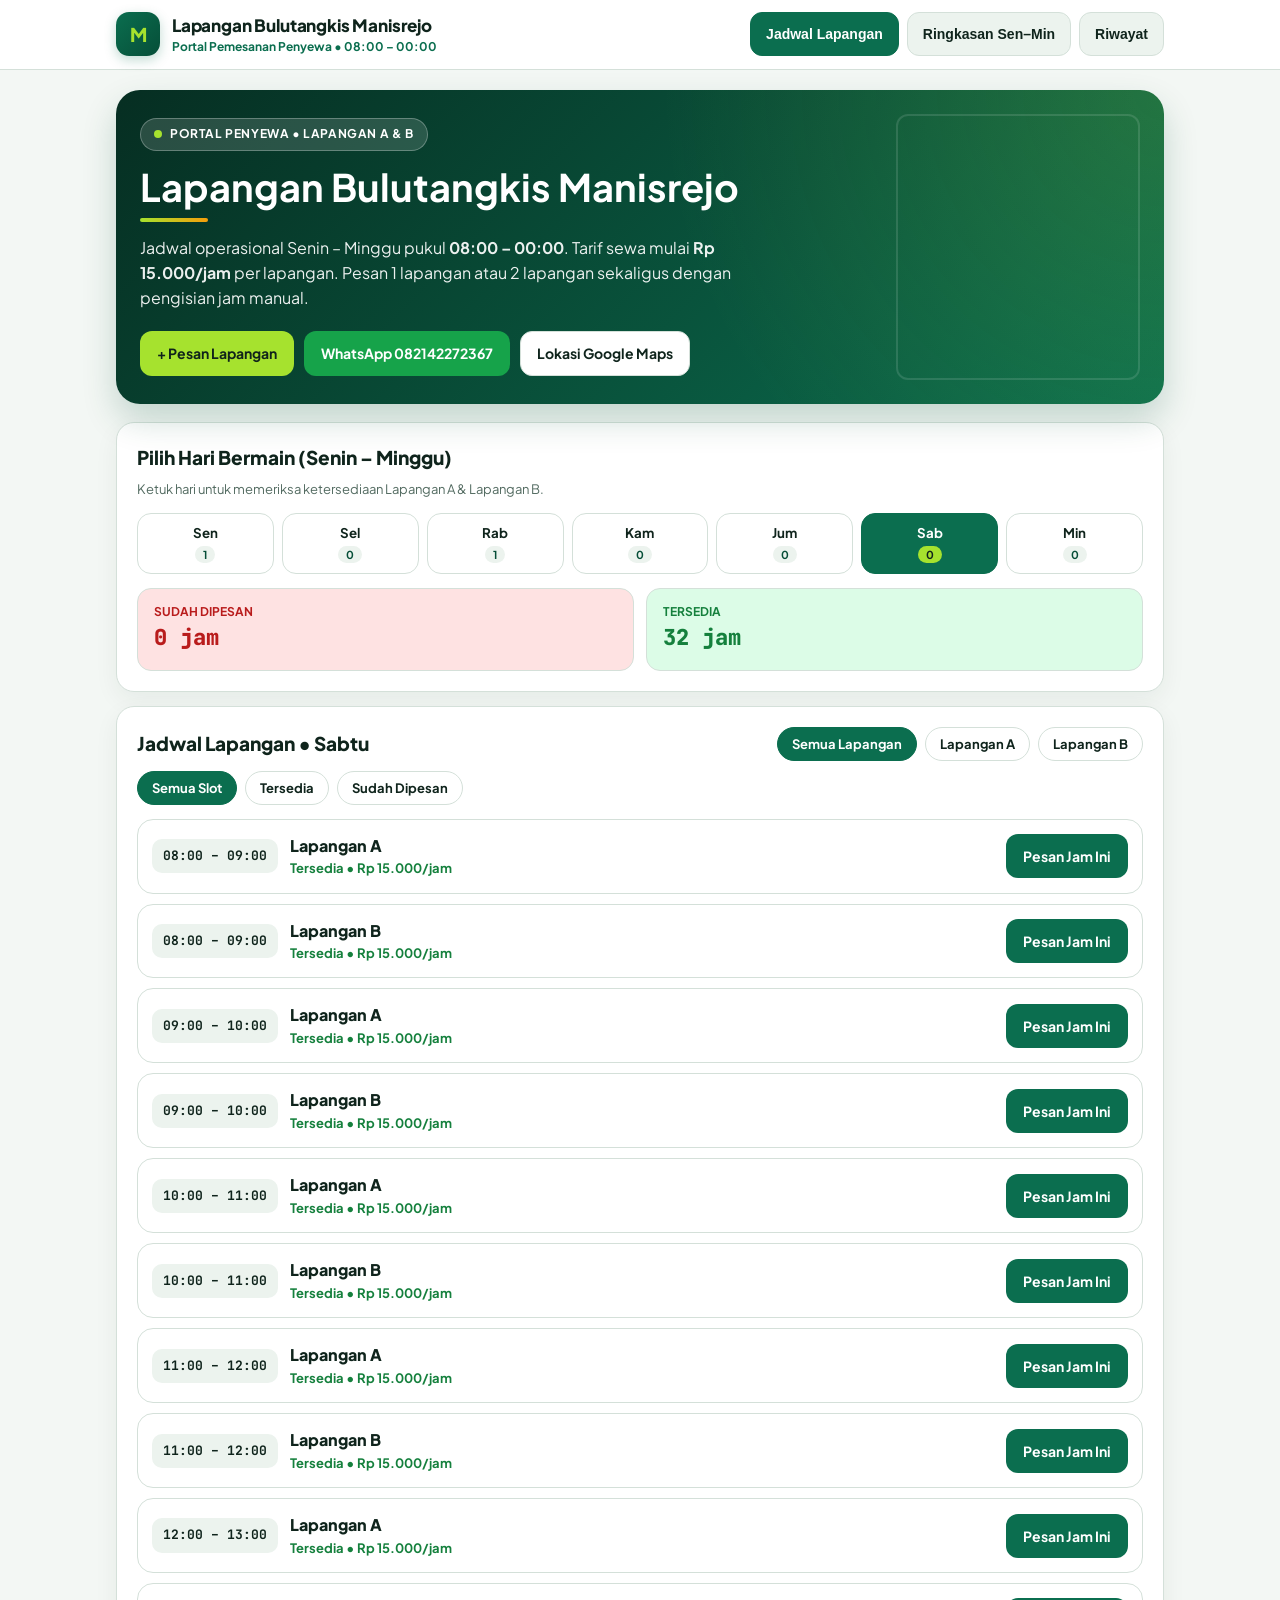
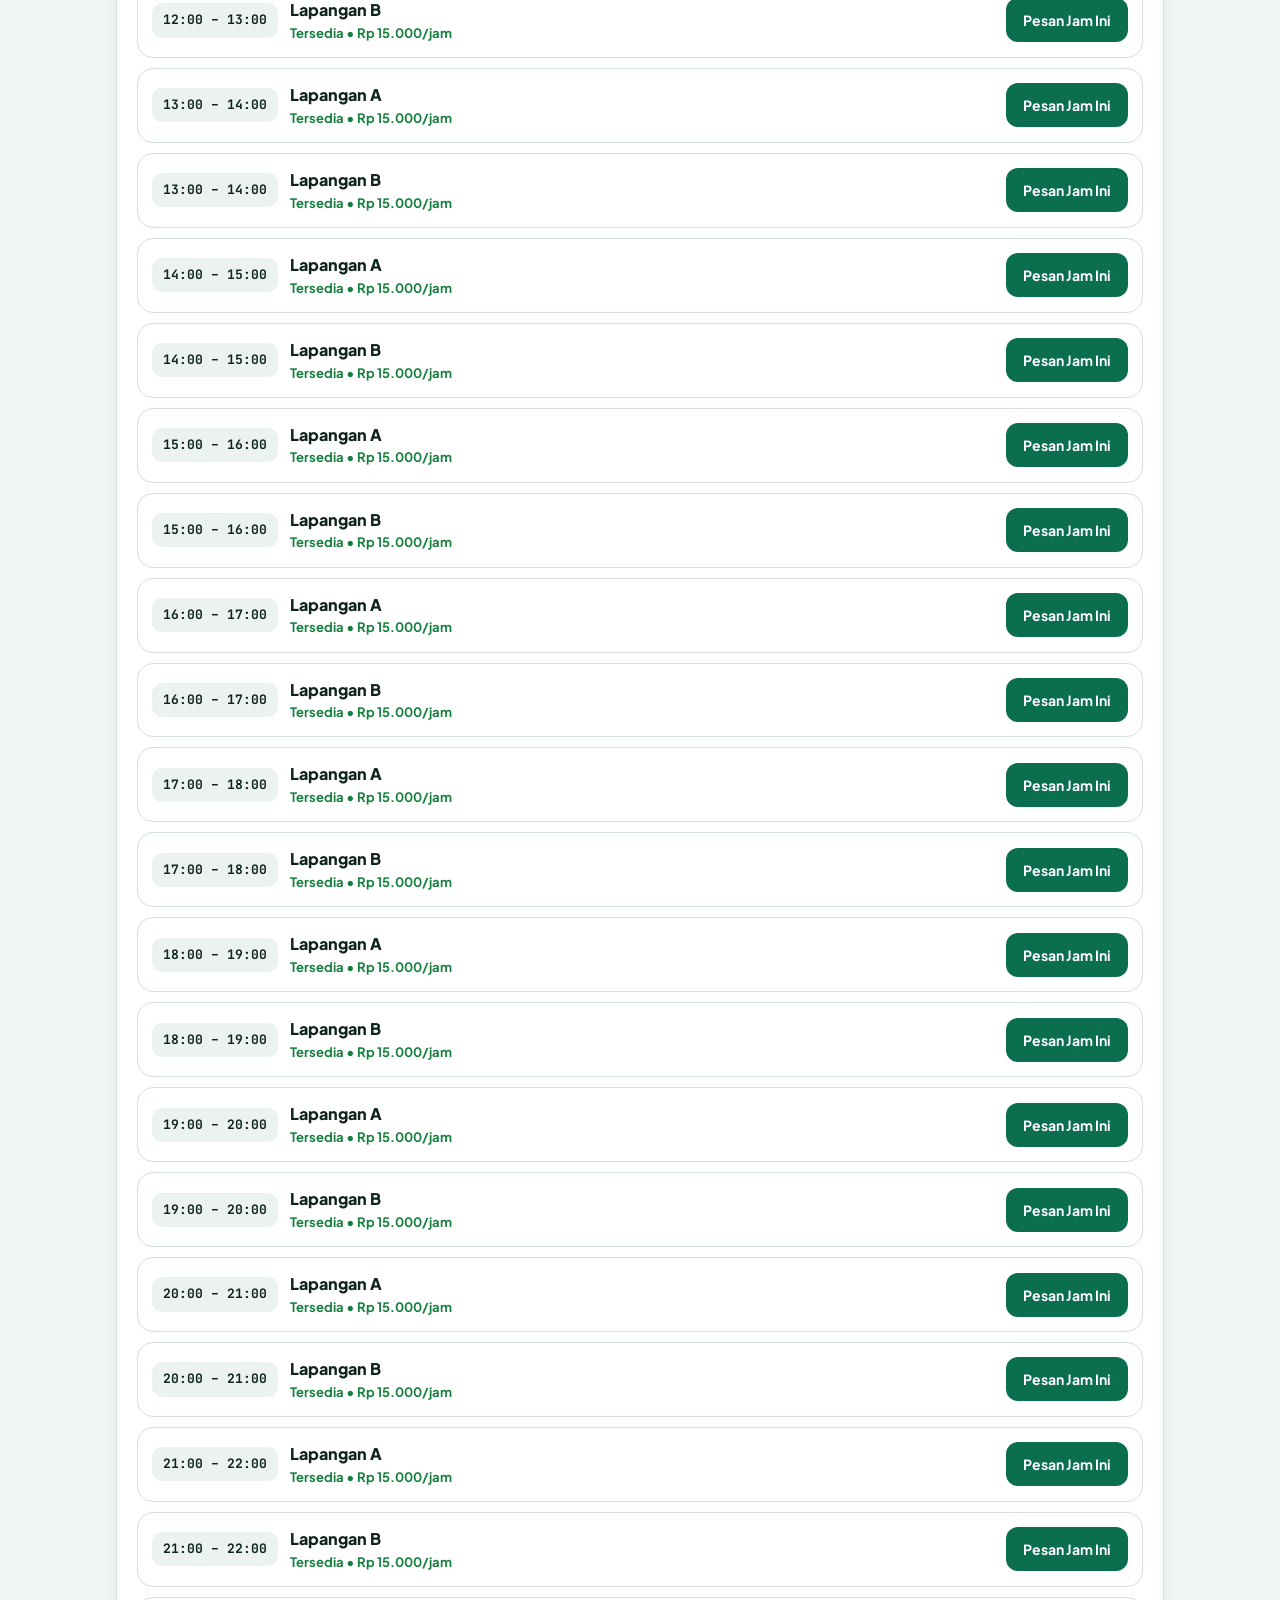
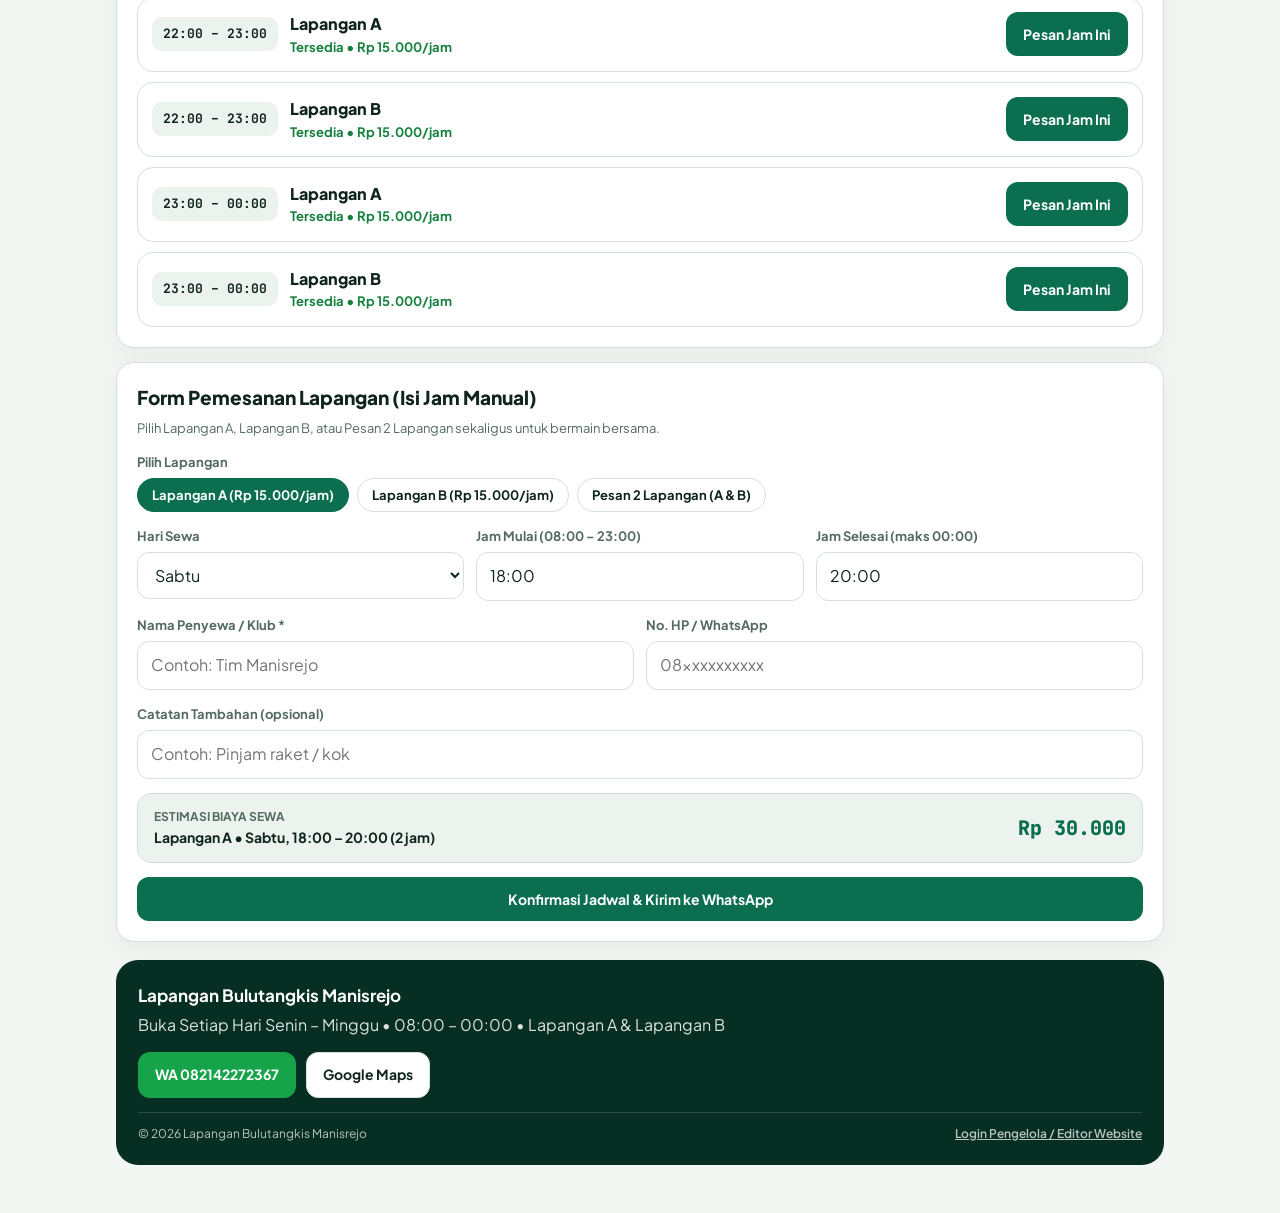
<file: index.html>
<!DOCTYPE html>
<html lang="id">
<head>
  <meta charset="UTF-8" />
  <meta name="viewport" content="width=device-width, initial-scale=1.0" />
  <title>Lapangan Bulutangkis Manisrejo — Portal Pemesanan Penyewa</title>
  <link rel="preconnect" href="https://fonts.googleapis.com" />
  <link rel="preconnect" href="https://fonts.gstatic.com" crossorigin />
  <link href="https://fonts.googleapis.com/css2?family=JetBrains+Mono:wght@600;700&family=Plus+Jakarta+Sans:wght@400;600;700;800&display=swap" rel="stylesheet" />
  <link rel="stylesheet" href="css/styles.css" />
</head>
<body>
  <header class="navbar">
    <div class="navbar-inner">
      <div class="brand">
        <div class="brand-logo">M</div>
        <div>
          <p class="brand-title" id="venueNameNav">Lapangan Bulutangkis Manisrejo</p>
          <p class="brand-sub">Portal Pemesanan Penyewa • 08:00 – 00:00</p>
        </div>
      </div>
      <nav class="nav-links" aria-label="Navigasi Penyewa">
        <button class="nav-pill active" id="tabJadwalBtn" type="button">Jadwal Lapangan</button>
        <button class="nav-pill" id="tabMingguanBtn" type="button">Ringkasan Sen–Min</button>
        <button class="nav-pill" id="tabRiwayatBtn" type="button">Riwayat</button>
      </nav>
    </div>
  </header>

  <main class="container">
    <section class="hero">
      <span class="hero-badge"><span class="hero-dot"></span>PORTAL PENYEWA • LAPANGAN A &amp; B</span>
      <h1 id="venueNameHero">Lapangan Bulutangkis Manisrejo</h1>
      <div class="hero-accent"></div>
      <p>Jadwal operasional Senin – Minggu pukul <strong>08:00 – 00:00</strong>. Tarif sewa mulai <strong>Rp 15.000/jam</strong> per lapangan. Pesan 1 lapangan atau 2 lapangan sekaligus dengan pengisian jam manual.</p>
      <div class="hero-actions">
        <a href="#form-booking" class="btn btn-lime">+ Pesan Lapangan</a>
        <a id="waHeroBtn" class="btn btn-whatsapp" target="_blank" rel="noopener">WhatsApp 082142272367</a>
        <a id="mapsHeroBtn" class="btn btn-outline" target="_blank" rel="noopener">Lokasi Google Maps</a>
      </div>
    </section>

    <section id="sectionJadwal" class="form-grid">
      <div class="card">
        <h2 class="section-title">Pilih Hari Bermain (Senin – Minggu)</h2>
        <p class="section-sub">Ketuk hari untuk memeriksa ketersediaan Lapangan A &amp; Lapangan B.</p>
        <div class="day-strip" id="dayStrip"></div>
        <div class="grid-2" style="margin-top:14px">
          <div class="stat-box stat-booked">
            <div style="font-size:12px;font-weight:700">SUDAH DIPESAN</div>
            <div class="mono" style="font-size:22px;font-weight:800" id="statBookedHours">0 jam</div>
          </div>
          <div class="stat-box stat-available">
            <div style="font-size:12px;font-weight:700">TERSEDIA</div>
            <div class="mono" style="font-size:22px;font-weight:800" id="statAvailableHours">0 jam</div>
          </div>
        </div>
      </div>

      <div class="card">
        <div style="display:flex;flex-wrap:wrap;justify-content:space-between;align-items:center;gap:10px;margin-bottom:10px">
          <h2 class="section-title" style="margin:0" id="scheduleHeading">Jadwal Lapangan</h2>
          <div class="chip-row" id="courtFilterChips"></div>
        </div>
        <div class="chip-row" id="statusFilterChips" style="margin-bottom:14px"></div>
        <div class="slot-list" id="slotList"></div>
      </div>

      <div class="card" id="form-booking">
        <h2 class="section-title">Form Pemesanan Lapangan (Isi Jam Manual)</h2>
        <p class="section-sub">Pilih Lapangan A, Lapangan B, atau Pesan 2 Lapangan sekaligus untuk bermain bersama.</p>
        <form id="renterBookingForm" class="form-grid">
          <div class="field">
            <label>Pilih Lapangan</label>
            <div class="chip-row" id="formCourtModeChips"></div>
          </div>
          <div class="grid-3">
            <div class="field">
              <label for="inputDay">Hari Sewa</label>
              <select id="inputDay"></select>
            </div>
            <div class="field">
              <label for="inputStartHour">Jam Mulai (08:00 – 23:00)</label>
              <input id="inputStartHour" type="text" value="18:00" placeholder="Contoh: 08:00 atau 19" required />
            </div>
            <div class="field">
              <label for="inputEndHour">Jam Selesai (maks 00:00)</label>
              <input id="inputEndHour" type="text" value="20:00" placeholder="Contoh: 20:00 atau 00:00" required />
            </div>
          </div>
          <div class="grid-2">
            <div class="field">
              <label for="inputCustomerName">Nama Penyewa / Klub *</label>
              <input id="inputCustomerName" type="text" placeholder="Contoh: Tim Manisrejo" required />
            </div>
            <div class="field">
              <label for="inputCustomerPhone">No. HP / WhatsApp</label>
              <input id="inputCustomerPhone" type="tel" placeholder="08xxxxxxxxxx" />
            </div>
          </div>
          <div class="field">
            <label for="inputNotes">Catatan Tambahan (opsional)</label>
            <input id="inputNotes" type="text" placeholder="Contoh: Pinjam raket / kok" />
          </div>
          <div class="stat-box" style="background:var(--surface-soft);display:flex;justify-content:space-between;align-items:center;flex-wrap:wrap;gap:8px">
            <div>
              <div style="font-size:12px;color:var(--muted);font-weight:700">ESTIMASI BIAYA SEWA</div>
              <div id="priceSummaryText" style="font-size:14px;font-weight:700">Lapangan A • 2 jam</div>
            </div>
            <div class="mono" id="priceTotalText" style="font-size:20px;font-weight:800;color:var(--emerald)">Rp 30.000</div>
          </div>
          <button type="submit" class="btn btn-primary">Konfirmasi Jadwal &amp; Kirim ke WhatsApp</button>
        </form>
      </div>
    </section>

    <section id="sectionMingguan" class="hidden">
      <div class="card">
        <h2 class="section-title">Ringkasan Jadwal Senin – Minggu</h2>
        <p class="section-sub">Pantau jam sudah dipesan dan jam kosong di Lapangan A &amp; Lapangan B selama seminggu penuh.</p>
        <div class="slot-list" id="weeklyOverviewList"></div>
      </div>
    </section>

    <section id="sectionRiwayat" class="hidden">
      <div class="card">
        <h2 class="section-title">Riwayat Pemesanan Lapangan A &amp; B</h2>
        <p class="section-sub">Daftar pemesanan yang tercatat di portal pemesanan.</p>
        <div class="chip-row" id="historyFilterChips" style="margin-bottom:14px"></div>
        <div class="slot-list" id="historyList"></div>
      </div>
    </section>

    <footer class="footer">
      <div>
        <strong style="font-size:17px" id="footerVenueName">Lapangan Bulutangkis Manisrejo</strong>
        <p style="margin:4px 0 0;opacity:0.86">Buka Setiap Hari Senin – Minggu • 08:00 – 00:00 • Lapangan A &amp; Lapangan B</p>
      </div>
      <div class="hero-actions">
        <a id="waFooterBtn" class="btn btn-whatsapp" target="_blank" rel="noopener">WA 082142272367</a>
        <a id="mapsFooterBtn" class="btn btn-outline" target="_blank" rel="noopener">Google Maps</a>
      </div>
      <div class="footer-bottom">
        <span>© 2026 Lapangan Bulutangkis Manisrejo</span>
        <a href="editor.html" class="footer-admin-link">Login Pengelola / Editor Website</a>
      </div>
    </footer>
  </main>

  <div id="toast" class="toast hidden"></div>

  <script src="js/storage.js"></script>
  <script src="js/renter.js"></script>
</body>
</html>
</file>
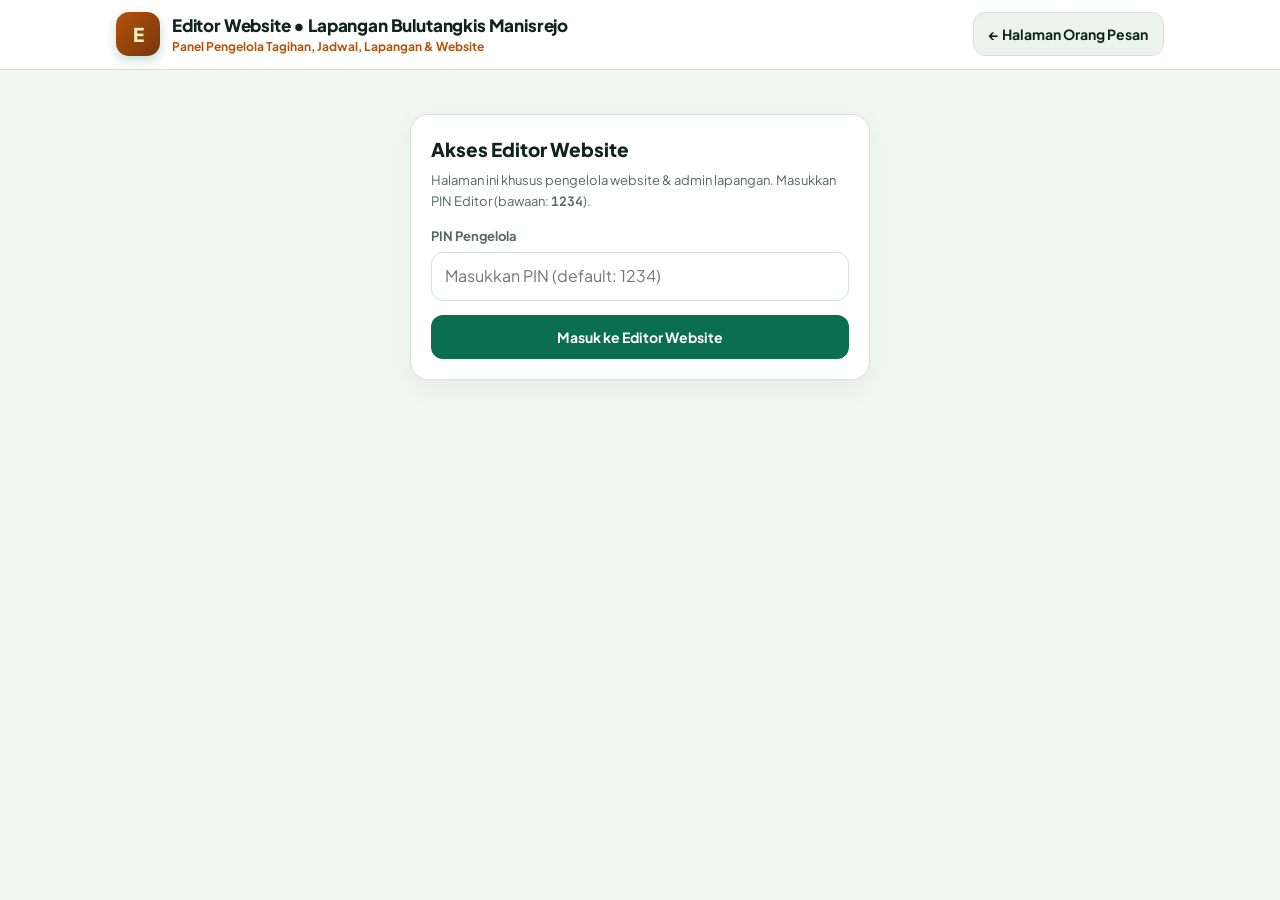
<file: editor.html>
<!DOCTYPE html>
<html lang="id">
<head>
  <meta charset="UTF-8" />
  <meta name="viewport" content="width=device-width, initial-scale=1.0" />
  <title>Editor Website — Lapangan Bulutangkis Manisrejo</title>
  <link rel="preconnect" href="https://fonts.googleapis.com" />
  <link rel="preconnect" href="https://fonts.gstatic.com" crossorigin />
  <link href="https://fonts.googleapis.com/css2?family=JetBrains+Mono:wght@600;700&family=Plus+Jakarta+Sans:wght@400;600;700;800&display=swap" rel="stylesheet" />
  <link rel="stylesheet" href="css/styles.css" />
</head>
<body>
  <header class="navbar">
    <div class="navbar-inner">
      <div class="brand">
        <div class="brand-logo editor">E</div>
        <div>
          <p class="brand-title">Editor Website • Lapangan Bulutangkis Manisrejo</p>
          <p class="brand-sub" style="color:#b45309">Panel Pengelola Tagihan, Jadwal, Lapangan &amp; Website</p>
        </div>
      </div>
      <nav class="nav-links" aria-label="Navigasi Editor">
        <a class="nav-pill" href="index.html">← Halaman Orang Pesan</a>
        <button id="lockEditorBtn" type="button" class="nav-pill hidden">Kunci Editor</button>
      </nav>
    </div>
  </header>

  <main class="container">
    <section id="pinGateSection" class="card" style="max-width:460px;margin:24px auto;width:100%">
      <h1 class="section-title">Akses Editor Website</h1>
      <p class="section-sub">Halaman ini khusus pengelola website &amp; admin lapangan. Masukkan PIN Editor (bawaan: <strong class="mono">1234</strong>).</p>
      <form id="pinLoginForm" class="form-grid">
        <div class="field">
          <label for="pinInput">PIN Pengelola</label>
          <input id="pinInput" type="password" inputmode="numeric" placeholder="Masukkan PIN (default: 1234)" required />
        </div>
        <button type="submit" class="btn btn-primary">Masuk ke Editor Website</button>
      </form>
    </section>

    <div id="editorWorkspace" class="form-grid hidden">
      <section class="grid-3">
        <div class="stat-box stat-available">
          <div style="font-size:12px;font-weight:700">TERBAYAR / LUNAS</div>
          <div class="mono" style="font-size:22px;font-weight:800" id="edPaidTotal">Rp 0</div>
        </div>
        <div class="stat-box stat-pending">
          <div style="font-size:12px;font-weight:700">SISA TAGIHAN BELUM LUNAS</div>
          <div class="mono" style="font-size:22px;font-weight:800" id="edPendingTotal">Rp 0</div>
        </div>
        <div class="stat-box" style="background:#fff">
          <div style="font-size:12px;font-weight:700;color:var(--muted)">TOTAL JADWAL AKTIF</div>
          <div class="mono" style="font-size:22px;font-weight:800" id="edBookingCount">0 jadwal</div>
        </div>
      </section>

      <section class="card">
        <h2 class="section-title">1. Tambah Pemesanan Admin (Langsung Set Lunas / DP)</h2>
        <p class="section-sub">Editor dapat mencatat jadwal masuk dan langsung menandai status pembayaran.</p>
        <form id="editorBookingForm" class="form-grid">
          <div class="grid-3">
            <div class="field">
              <label for="edBookCourt">Lapangan</label>
              <select id="edBookCourt"></select>
            </div>
            <div class="field">
              <label for="edBookDay">Hari</label>
              <select id="edBookDay"></select>
            </div>
            <div class="field">
              <label for="edBookStatus">Status Pembayaran</label>
              <select id="edBookStatus">
                <option value="UNPAID">Belum Bayar</option>
                <option value="DP">DP Sebagian</option>
                <option value="PAID">Lunas</option>
              </select>
            </div>
          </div>
          <div class="grid-3">
            <div class="field">
              <label for="edBookStart">Jam Mulai (08:00–23:00)</label>
              <input id="edBookStart" type="text" value="18:00" required />
            </div>
            <div class="field">
              <label for="edBookEnd">Jam Selesai (maks 00:00)</label>
              <input id="edBookEnd" type="text" value="20:00" required />
            </div>
            <div class="field">
              <label for="edBookDp">Nominal DP (jika DP)</label>
              <input id="edBookDp" type="number" min="0" step="5000" value="10000" />
            </div>
          </div>
          <div class="grid-2">
            <div class="field">
              <label for="edBookName">Nama Penyewa / Klub *</label>
              <input id="edBookName" type="text" placeholder="Nama penyewa" required />
            </div>
            <div class="field">
              <label for="edBookPhone">No. HP / WhatsApp</label>
              <input id="edBookPhone" type="tel" placeholder="08xxxxxxxxxx" />
            </div>
          </div>
          <button type="submit" class="btn btn-primary">Simpan Jadwal Admin</button>
        </form>
      </section>

      <section class="card">
        <h2 class="section-title">2. Kelola Tagihan, Pengingat Bayar &amp; Pembatalan</h2>
        <p class="section-sub">Tandai Lunas, kirim pengingat pembayaran ke WhatsApp penyewa, atau batalkan jadwal.</p>
        <div class="slot-list" id="editorBookingsList"></div>
      </section>

      <section class="card">
        <div style="display:flex;justify-content:space-between;align-items:center;flex-wrap:wrap;gap:10px;margin-bottom:12px">
          <div>
            <h2 class="section-title" style="margin:0">3. Editor Lapangan &amp; Tarif</h2>
            <p class="section-sub" style="margin:2px 0 0">Ubah nama lapangan, tarif per jam, dan status aktif lapangan.</p>
          </div>
          <button type="button" id="addCourtBtn" class="btn btn-outline">+ Tambah Lapangan</button>
        </div>
        <div class="grid-2" id="editorCourtsGrid"></div>
      </section>

      <section class="card">
        <h2 class="section-title">4. Editor Info Website, PIN &amp; Cadangan Data</h2>
        <form id="venueEditorForm" class="form-grid">
          <div class="grid-3">
            <div class="field">
              <label for="edVenueName">Nama Arena / Website</label>
              <input id="edVenueName" type="text" required />
            </div>
            <div class="field">
              <label for="edVenuePhone">Nomor WhatsApp Admin</label>
              <input id="edVenuePhone" type="text" required />
            </div>
            <div class="field">
              <label for="edNewPin">PIN Editor Baru</label>
              <input id="edNewPin" type="text" required />
            </div>
          </div>
          <div class="field">
            <label for="edVenueMaps">Tautan Google Maps</label>
            <input id="edVenueMaps" type="url" required />
          </div>
          <div class="hero-actions">
            <button type="submit" class="btn btn-primary">Simpan Pengaturan Website</button>
            <button type="button" id="exportJsonBtn" class="btn btn-outline">Unduh Backup JSON</button>
            <button type="button" id="resetDefaultBtn" class="btn btn-danger">Reset Data Bawaan</button>
          </div>
        </form>
      </section>
    </div>
  </main>

  <div id="toast" class="toast hidden"></div>

  <script src="js/storage.js"></script>
  <script src="js/editor.js"></script>
</body>
</html>
</file>
<file: css/styles.css>
:root {
  --emerald: #0b6e4f;
  --emerald-dark: #064e38;
  --emerald-deep: #062e22;
  --lime: #a6e22e;
  --gold: #f59e0b;
  --bg: #f3f7f4;
  --surface: #ffffff;
  --surface-soft: #ecf3ee;
  --text: #0f241c;
  --muted: #536b61;
  --border: #d4e0d9;
  --paid-bg: #dcfce7;
  --paid-fg: #15803d;
  --pending-bg: #fef3c7;
  --pending-fg: #b45309;
  --booked-bg: #fee2e2;
  --booked-fg: #b91c1c;
  --radius: 18px;
  --shadow: 0 8px 24px rgba(6, 46, 34, 0.06);
}

* {
  box-sizing: border-box;
}

html {
  scroll-behavior: smooth;
}

body {
  margin: 0;
  font-family: 'Plus Jakarta Sans', system-ui, -apple-system, BlinkMacSystemFont, 'Segoe UI', sans-serif;
  background: var(--bg);
  color: var(--text);
  line-height: 1.55;
}

.mono {
  font-family: 'JetBrains Mono', ui-monospace, SFMono-Regular, Menlo, monospace;
}

.navbar {
  position: sticky;
  top: 0;
  z-index: 40;
  background: rgba(255, 255, 255, 0.94);
  backdrop-filter: blur(12px);
  border-bottom: 1px solid var(--border);
}

.navbar-inner {
  max-width: 1080px;
  margin: 0 auto;
  padding: 12px 16px;
  display: flex;
  flex-wrap: wrap;
  align-items: center;
  justify-content: space-between;
  gap: 12px;
}

.brand {
  display: flex;
  align-items: center;
  gap: 12px;
}

.brand-logo {
  width: 44px;
  height: 44px;
  border-radius: 13px;
  background: linear-gradient(135deg, var(--emerald), var(--emerald-dark));
  color: var(--lime);
  display: grid;
  place-items: center;
  font-weight: 800;
  font-size: 19px;
  box-shadow: 0 4px 12px rgba(11, 110, 79, 0.25);
}

.brand-logo.editor {
  background: linear-gradient(135deg, #b45309, #78350f);
  color: #fef3c7;
}

.brand-title {
  margin: 0;
  font-size: 17px;
  font-weight: 800;
  letter-spacing: -0.01em;
}

.brand-sub {
  margin: 0;
  font-size: 12px;
  color: var(--emerald);
  font-weight: 700;
}

.nav-links {
  display: flex;
  flex-wrap: wrap;
  align-items: center;
  gap: 8px;
}

.nav-pill {
  text-decoration: none;
  border: 1px solid var(--border);
  background: var(--surface-soft);
  color: var(--text);
  padding: 9px 15px;
  border-radius: 12px;
  font-size: 14px;
  font-weight: 700;
  cursor: pointer;
  min-height: 44px;
  display: inline-flex;
  align-items: center;
  gap: 6px;
  transition: all 0.16s ease;
}

.nav-pill:hover {
  border-color: var(--emerald);
}

.nav-pill.active {
  background: var(--emerald);
  border-color: var(--emerald);
  color: #fff;
}

.container {
  max-width: 1080px;
  margin: 0 auto;
  padding: 20px 16px 48px;
  display: grid;
  gap: 18px;
}

.hero {
  border-radius: 24px;
  background: radial-gradient(circle at top right, rgba(166, 226, 46, 0.16), transparent 46%),
    linear-gradient(135deg, var(--emerald-deep) 0%, var(--emerald) 100%);
  color: #fff;
  padding: 28px 24px;
  position: relative;
  overflow: hidden;
  box-shadow: 0 16px 34px rgba(6, 78, 56, 0.2);
}

.hero::after {
  content: "";
  position: absolute;
  right: 24px;
  top: 24px;
  bottom: 24px;
  width: 240px;
  border: 2px solid rgba(255, 255, 255, 0.12);
  border-radius: 12px;
  pointer-events: none;
}

@media (max-width: 720px) {
  .hero::after {
    display: none;
  }
}

.hero-badge {
  display: inline-flex;
  align-items: center;
  gap: 8px;
  background: rgba(255, 255, 255, 0.14);
  border: 1px solid rgba(255, 255, 255, 0.28);
  border-radius: 999px;
  padding: 6px 13px;
  font-size: 12px;
  font-weight: 700;
  letter-spacing: 0.05em;
}

.hero-dot {
  width: 8px;
  height: 8px;
  border-radius: 50%;
  background: var(--lime);
}

.hero h1 {
  margin: 14px 0 6px;
  font-size: clamp(26px, 4vw, 38px);
  line-height: 1.15;
  position: relative;
  z-index: 1;
}

.hero-accent {
  width: 68px;
  height: 4px;
  border-radius: 999px;
  background: linear-gradient(90deg, var(--lime), var(--gold));
  margin: 10px 0 14px;
}

.hero p {
  margin: 0 0 20px;
  max-width: 620px;
  color: rgba(255, 255, 255, 0.92);
  position: relative;
  z-index: 1;
}

.hero-actions {
  display: flex;
  flex-wrap: wrap;
  gap: 10px;
  position: relative;
  z-index: 1;
}

.btn {
  border: 1px solid transparent;
  border-radius: 12px;
  padding: 11px 16px;
  font-size: 14px;
  font-weight: 700;
  cursor: pointer;
  min-height: 44px;
  display: inline-flex;
  align-items: center;
  justify-content: center;
  gap: 8px;
  text-decoration: none;
  font-family: inherit;
  transition: transform 0.12s ease, opacity 0.15s ease;
}

.btn:active {
  transform: scale(0.98);
}

.btn-lime {
  background: var(--lime);
  color: #10231b;
}

.btn-primary {
  background: var(--emerald);
  color: #fff;
}

.btn-whatsapp {
  background: #16a34a;
  color: #fff;
}

.btn-outline {
  background: var(--surface);
  color: var(--text);
  border-color: var(--border);
}

.btn-danger {
  background: #fee2e2;
  color: #b91c1c;
  border-color: #fecaca;
}

.btn-warning {
  background: #fef3c7;
  color: #92400e;
  border-color: #fde68a;
}

.card {
  background: var(--surface);
  border: 1px solid var(--border);
  border-radius: var(--radius);
  padding: 20px;
  box-shadow: var(--shadow);
}

.section-title {
  margin: 0 0 6px;
  font-size: 19px;
  font-weight: 800;
}

.section-sub {
  margin: 0 0 14px;
  font-size: 13px;
  color: var(--muted);
}

.grid-2 {
  display: grid;
  grid-template-columns: repeat(auto-fit, minmax(260px, 1fr));
  gap: 12px;
}

.grid-3 {
  display: grid;
  grid-template-columns: repeat(auto-fit, minmax(200px, 1fr));
  gap: 12px;
}

.stat-box {
  border-radius: 14px;
  padding: 14px 16px;
  border: 1px solid var(--border);
}

.stat-booked {
  background: var(--booked-bg);
  color: var(--booked-fg);
}

.stat-available {
  background: var(--paid-bg);
  color: var(--paid-fg);
}

.stat-pending {
  background: var(--pending-bg);
  color: var(--pending-fg);
}

.day-strip {
  display: grid;
  grid-template-columns: repeat(7, minmax(0, 1fr));
  gap: 8px;
}

@media (max-width: 640px) {
  .day-strip {
    grid-template-columns: repeat(4, minmax(0, 1fr));
  }
}

.day-btn {
  border: 1px solid var(--border);
  background: var(--surface);
  border-radius: 14px;
  padding: 10px 6px;
  cursor: pointer;
  display: flex;
  flex-direction: column;
  align-items: center;
  gap: 5px;
  font-weight: 700;
  color: var(--text);
  font-family: inherit;
}

.day-btn.active {
  background: var(--emerald);
  border-color: var(--emerald);
  color: #fff;
}

.day-count {
  font-size: 11px;
  padding: 2px 8px;
  border-radius: 999px;
  background: var(--surface-soft);
  color: var(--emerald-dark);
}

.day-btn.active .day-count {
  background: var(--lime);
  color: #10231b;
}

.chip-row {
  display: flex;
  flex-wrap: wrap;
  gap: 8px;
}

.chip {
  border: 1px solid var(--border);
  background: var(--surface);
  color: var(--text);
  border-radius: 999px;
  padding: 8px 14px;
  font-size: 13px;
  font-weight: 700;
  cursor: pointer;
  font-family: inherit;
}

.chip.active {
  background: var(--emerald);
  border-color: var(--emerald);
  color: #fff;
}

.slot-list {
  display: grid;
  gap: 10px;
}

.slot-item {
  border: 1px solid var(--border);
  border-radius: 16px;
  padding: 14px;
  background: var(--surface);
  display: flex;
  flex-wrap: wrap;
  align-items: center;
  justify-content: space-between;
  gap: 12px;
}

.slot-item.booked {
  border-color: #fca5a5;
  background: #fff9f9;
}

.time-badge {
  background: var(--surface-soft);
  color: var(--text);
  border-radius: 10px;
  padding: 7px 11px;
  font-weight: 700;
  font-size: 13px;
}

.slot-item.booked .time-badge {
  background: var(--emerald);
  color: #fff;
}

.status-pill {
  display: inline-block;
  border-radius: 8px;
  padding: 4px 10px;
  font-size: 12px;
  font-weight: 700;
}

.status-paid { background: var(--paid-bg); color: var(--paid-fg); }
.status-pending { background: var(--pending-bg); color: var(--pending-fg); }
.status-booked { background: var(--booked-bg); color: var(--booked-fg); }

.form-grid {
  display: grid;
  gap: 14px;
}

.field label {
  display: block;
  font-size: 13px;
  font-weight: 700;
  margin-bottom: 6px;
  color: var(--muted);
}

.field input,
.field select,
.field textarea {
  width: 100%;
  padding: 11px 13px;
  border-radius: 12px;
  border: 1px solid var(--border);
  font: inherit;
  background: #fff;
  color: var(--text);
}

.field input:focus,
.field select:focus {
  outline: 2px solid rgba(11, 110, 79, 0.25);
  border-color: var(--emerald);
}

.footer {
  background: var(--emerald-deep);
  color: #fff;
  border-radius: 22px;
  padding: 22px;
  display: grid;
  gap: 14px;
}

.footer-bottom {
  display: flex;
  flex-wrap: wrap;
  justify-content: space-between;
  align-items: center;
  gap: 10px;
  border-top: 1px solid rgba(255, 255, 255, 0.14);
  padding-top: 12px;
  font-size: 12px;
  color: rgba(255, 255, 255, 0.72);
}

.footer-admin-link {
  color: rgba(255, 255, 255, 0.72);
  text-decoration: underline;
  font-weight: 600;
}

.hidden {
  display: none !important;
}

.toast {
  position: fixed;
  bottom: 22px;
  right: 22px;
  background: var(--emerald-deep);
  color: #fff;
  padding: 13px 18px;
  border-radius: 12px;
  box-shadow: 0 12px 28px rgba(0, 0, 0, 0.24);
  font-size: 14px;
  font-weight: 600;
  z-index: 80;
  max-width: calc(100vw - 44px);
}
</file>
